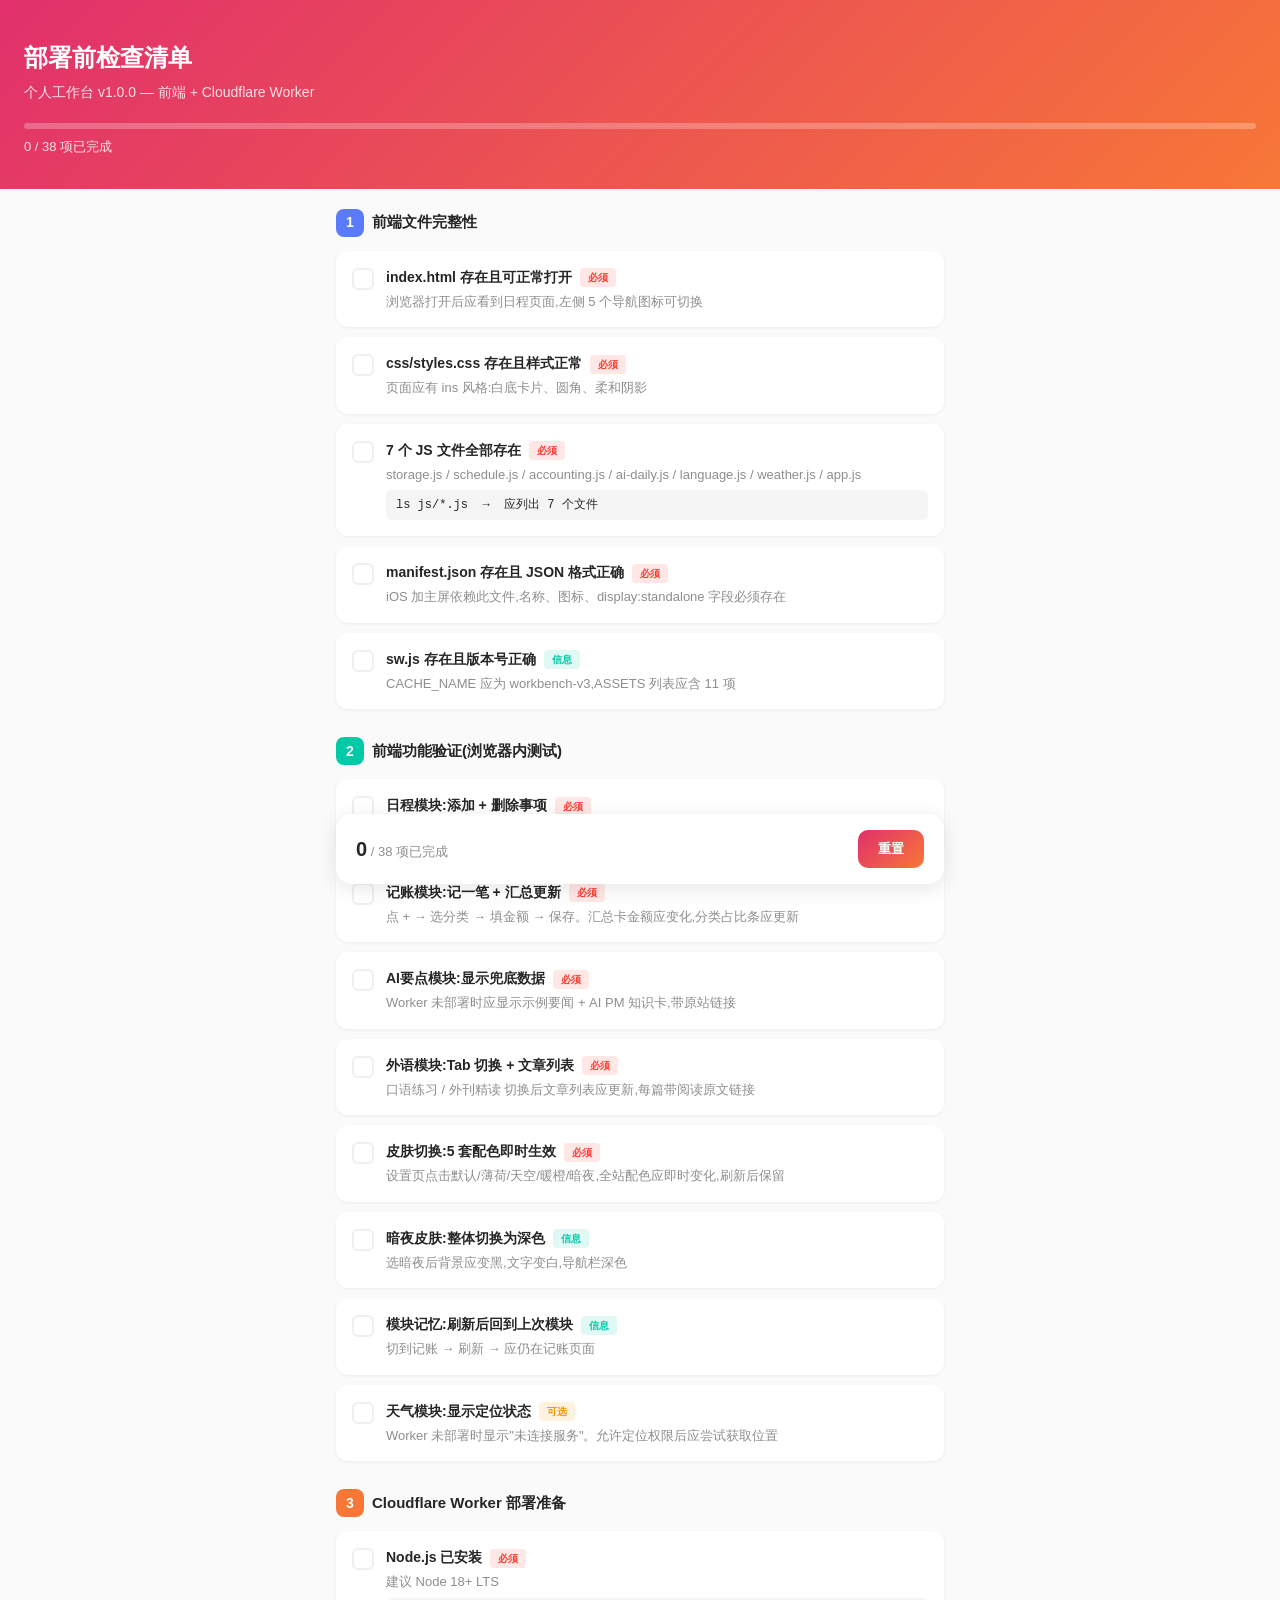
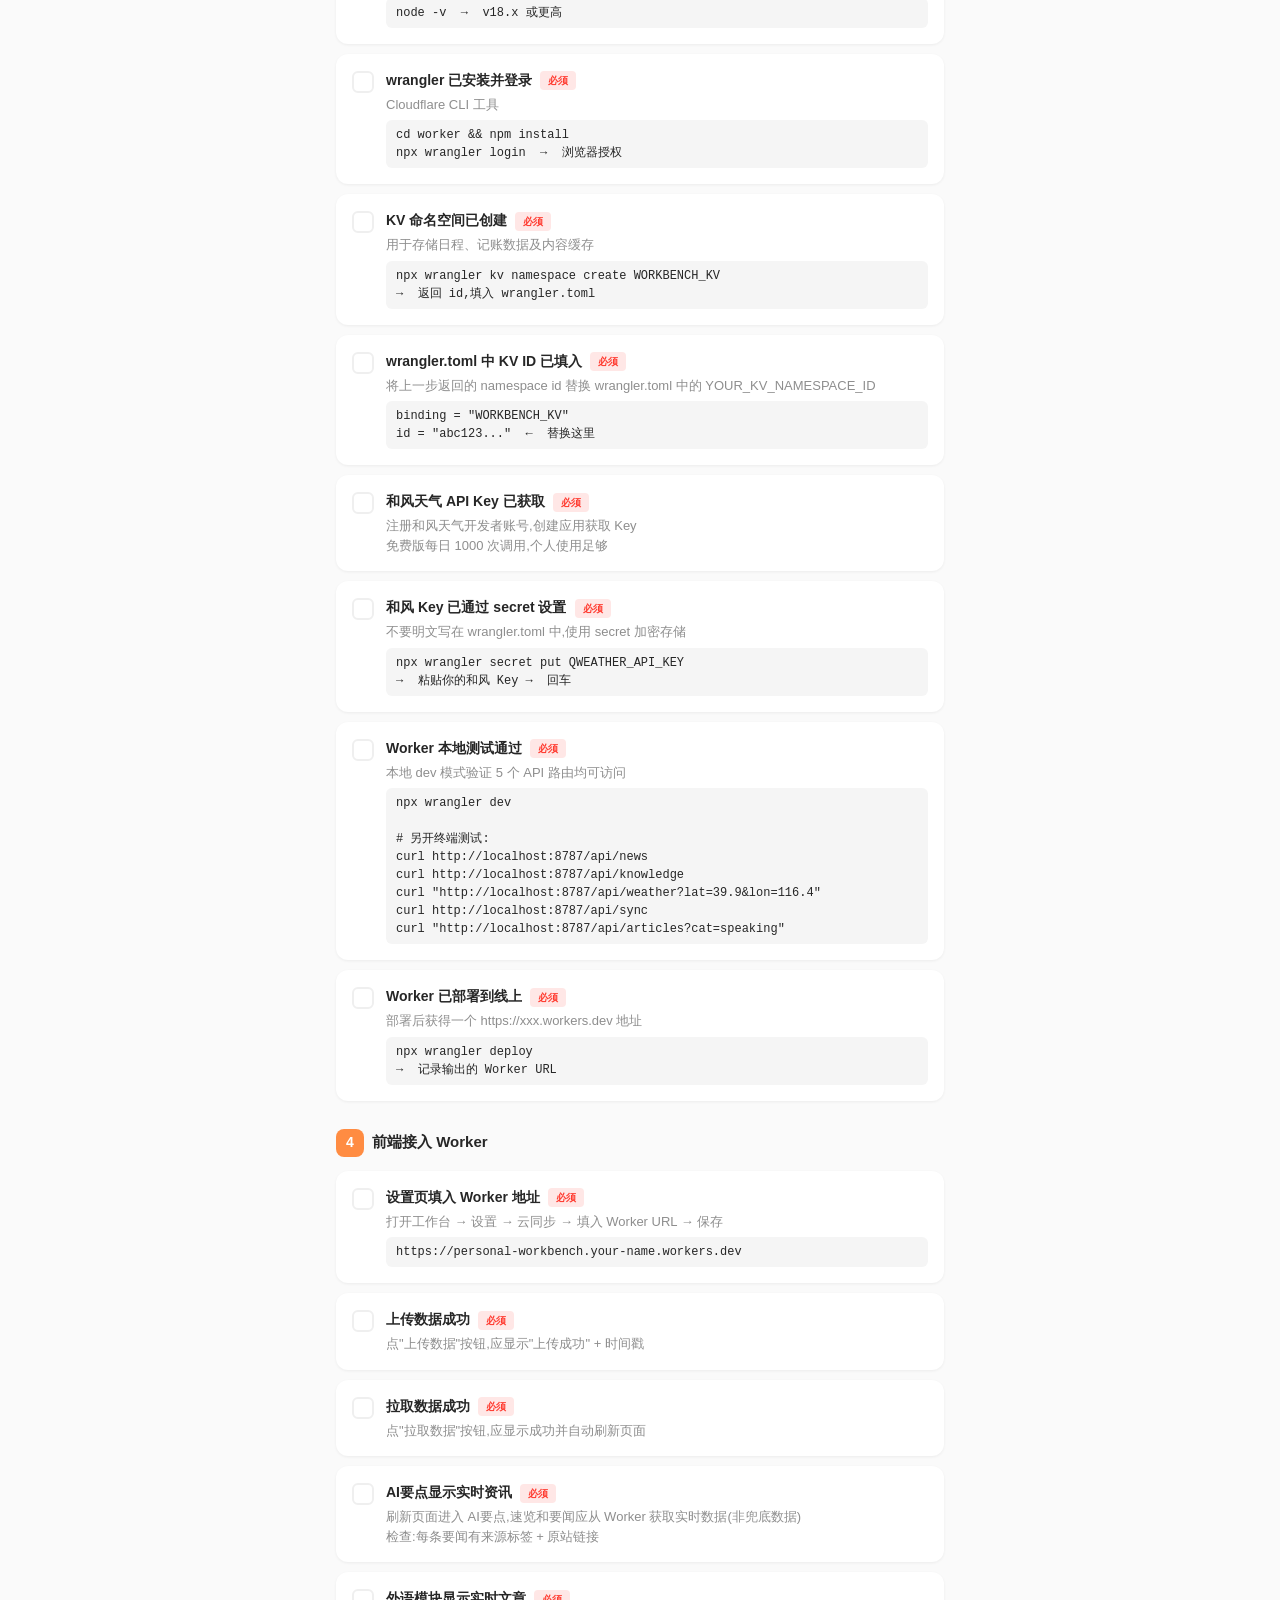
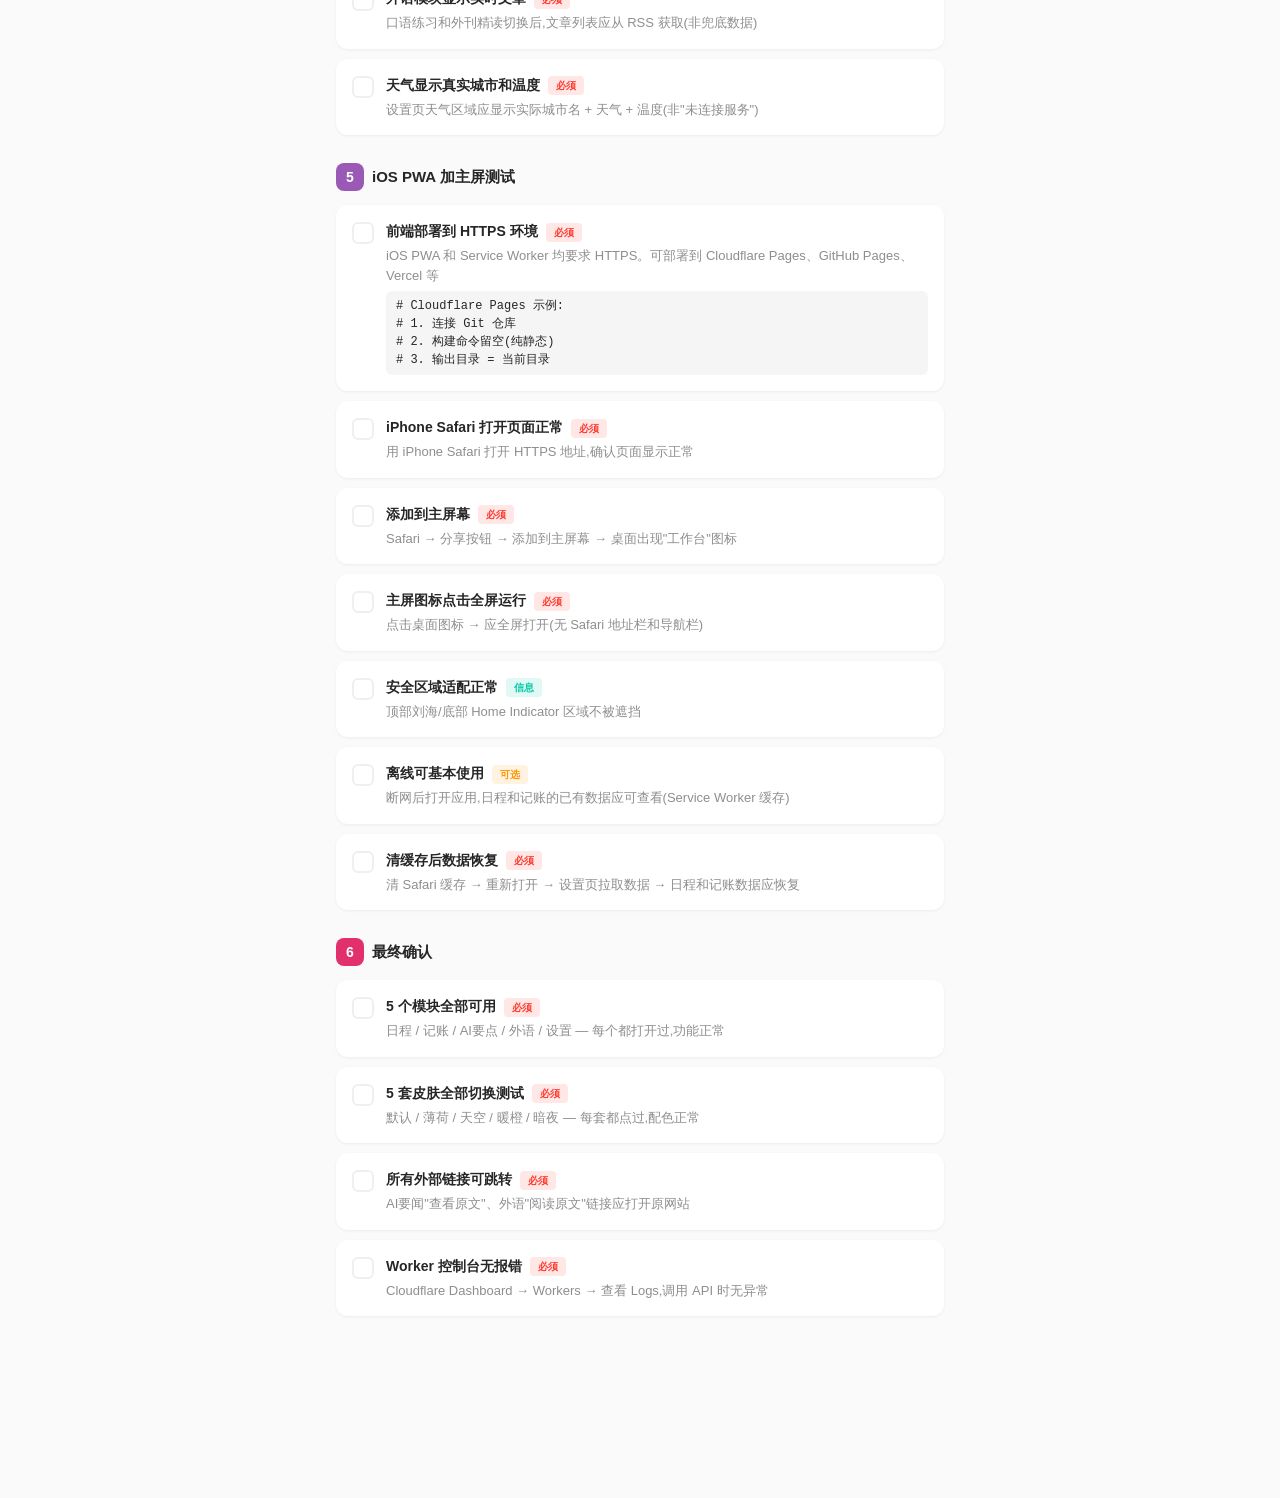
<file: deploy-checklist.html>
<!DOCTYPE html>
<html lang="zh-CN">
<head>
<meta charset="UTF-8">
<meta name="viewport" content="width=device-width, initial-scale=1.0">
<title>部署检查清单 - 个人工作台</title>
<style>
  :root {
    --bg: #FAFAFA;
    --card: #FFFFFF;
    --text: #262626;
    --secondary: #8E8E8E;
    --border: #EFEFEF;
    --accent: #E1306C;
    --accent2: #F77737;
    --green: #00C9A7;
    --red: #FF3B30;
    --orange: #FF9500;
    --shadow: 0 1px 3px rgba(0,0,0,0.06);
    --radius: 12px;
  }
  * { margin:0; padding:0; box-sizing:border-box; }
  body {
    font-family: -apple-system, BlinkMacSystemFont, 'Segoe UI', sans-serif;
    background: var(--bg);
    color: var(--text);
    line-height: 1.5;
    padding: 0;
  }
  .header {
    background: linear-gradient(135deg, #E1306C 0%, #F77737 100%);
    color: #fff;
    padding: 40px 24px 32px;
  }
  .header h1 { font-size: 24px; font-weight: 700; margin-bottom: 6px; }
  .header p { font-size: 14px; opacity: 0.85; }
  .header .progress-bar {
    margin-top: 20px;
    height: 6px;
    background: rgba(255,255,255,0.25);
    border-radius: 3px;
    overflow: hidden;
  }
  .header .progress-bar .fill {
    height: 100%;
    background: #fff;
    border-radius: 3px;
    transition: width 0.3s ease;
  }
  .header .progress-text {
    margin-top: 8px;
    font-size: 13px;
    opacity: 0.85;
  }
  .container { max-width: 640px; margin: 0 auto; padding: 20px 16px 80px; }
  .section { margin-bottom: 28px; }
  .section-title {
    font-size: 15px;
    font-weight: 700;
    margin-bottom: 14px;
    display: flex;
    align-items: center;
    gap: 8px;
  }
  .section-icon {
    width: 28px; height: 28px;
    border-radius: 8px;
    display: flex; align-items: center; justify-content: center;
    font-size: 14px;
    color: #fff;
    flex-shrink: 0;
  }
  .check-item {
    background: var(--card);
    border-radius: var(--radius);
    box-shadow: var(--shadow);
    padding: 16px;
    margin-bottom: 10px;
    display: flex;
    align-items: flex-start;
    gap: 12px;
    cursor: pointer;
    transition: opacity 0.2s ease;
  }
  .check-item:active { opacity: 0.7; }
  .check-box {
    width: 22px; height: 22px;
    border: 2px solid var(--border);
    border-radius: 6px;
    flex-shrink: 0;
    display: flex; align-items: center; justify-content: center;
    transition: all 0.2s ease;
    margin-top: 1px;
  }
  .check-item.done .check-box {
    background: var(--green);
    border-color: var(--green);
  }
  .check-box svg { width: 14px; height: 14px; stroke: #fff; stroke-width: 3; fill: none; display: none; }
  .check-item.done .check-box svg { display: block; }
  .check-content { flex: 1; }
  .check-label {
    font-size: 14px;
    font-weight: 600;
    margin-bottom: 4px;
  }
  .check-item.done .check-label {
    text-decoration: line-through;
    color: var(--secondary);
  }
  .check-desc {
    font-size: 13px;
    color: var(--secondary);
    line-height: 1.5;
  }
  .check-code {
    font-family: 'SF Mono', Monaco, monospace;
    font-size: 12px;
    background: #f5f5f5;
    border-radius: 6px;
    padding: 6px 10px;
    margin-top: 6px;
    display: block;
    overflow-x: auto;
    white-space: pre;
  }
  .badge {
    display: inline-block;
    font-size: 10px;
    font-weight: 700;
    padding: 2px 8px;
    border-radius: 4px;
    margin-left: 8px;
    vertical-align: middle;
  }
  .badge-required { background: rgba(255,59,48,0.12); color: var(--red); }
  .badge-optional { background: rgba(255,149,0,0.12); color: var(--orange); }
  .badge-info { background: rgba(0,201,167,0.12); color: var(--green); }
  .summary {
    position: sticky;
    bottom: 16px;
    background: var(--card);
    border-radius: 16px;
    box-shadow: 0 4px 20px rgba(0,0,0,0.1);
    padding: 16px 20px;
    display: flex;
    align-items: center;
    justify-content: space-between;
    margin-top: 32px;
  }
  .summary-count { font-size: 13px; color: var(--secondary); }
  .summary-count strong { font-size: 20px; color: var(--text); }
  .summary-btn {
    background: linear-gradient(135deg, #E1306C, #F77737);
    color: #fff;
    border: none;
    padding: 10px 20px;
    border-radius: 10px;
    font-size: 13px;
    font-weight: 600;
    cursor: pointer;
  }
  .summary-btn:active { transform: scale(0.97); }
</style>
</head>
<body>

<div class="header">
  <h1>部署前检查清单</h1>
  <p>个人工作台 v1.0.0 — 前端 + Cloudflare Worker</p>
  <div class="progress-bar"><div class="fill" id="progressFill" style="width:0%"></div></div>
  <div class="progress-text" id="progressText">0 / 0 项已完成</div>
</div>

<div class="container">

  <!-- ===== 1. 前端文件完整性 ===== -->
  <div class="section">
    <div class="section-title">
      <span class="section-icon" style="background:#5B7CFA">1</span>
      前端文件完整性
    </div>

    <div class="check-item" onclick="toggle(this)">
      <div class="check-box"><svg viewBox="0 0 24 24"><path d="M5 13l4 4L19 7"/></svg></div>
      <div class="check-content">
        <div class="check-label">index.html 存在且可正常打开<span class="badge badge-required">必须</span></div>
        <div class="check-desc">浏览器打开后应看到日程页面,左侧 5 个导航图标可切换</div>
      </div>
    </div>

    <div class="check-item" onclick="toggle(this)">
      <div class="check-box"><svg viewBox="0 0 24 24"><path d="M5 13l4 4L19 7"/></svg></div>
      <div class="check-content">
        <div class="check-label">css/styles.css 存在且样式正常<span class="badge badge-required">必须</span></div>
        <div class="check-desc">页面应有 ins 风格:白底卡片、圆角、柔和阴影</div>
      </div>
    </div>

    <div class="check-item" onclick="toggle(this)">
      <div class="check-box"><svg viewBox="0 0 24 24"><path d="M5 13l4 4L19 7"/></svg></div>
      <div class="check-content">
        <div class="check-label">7 个 JS 文件全部存在<span class="badge badge-required">必须</span></div>
        <div class="check-desc">storage.js / schedule.js / accounting.js / ai-daily.js / language.js / weather.js / app.js</div>
        <code class="check-code">ls js/*.js  →  应列出 7 个文件</code>
      </div>
    </div>

    <div class="check-item" onclick="toggle(this)">
      <div class="check-box"><svg viewBox="0 0 24 24"><path d="M5 13l4 4L19 7"/></svg></div>
      <div class="check-content">
        <div class="check-label">manifest.json 存在且 JSON 格式正确<span class="badge badge-required">必须</span></div>
        <div class="check-desc">iOS 加主屏依赖此文件,名称、图标、display:standalone 字段必须存在</div>
      </div>
    </div>

    <div class="check-item" onclick="toggle(this)">
      <div class="check-box"><svg viewBox="0 0 24 24"><path d="M5 13l4 4L19 7"/></svg></div>
      <div class="check-content">
        <div class="check-label">sw.js 存在且版本号正确<span class="badge badge-info">信息</span></div>
        <div class="check-desc">CACHE_NAME 应为 workbench-v3,ASSETS 列表应含 11 项</div>
      </div>
    </div>
  </div>

  <!-- ===== 2. 前端功能验证 ===== -->
  <div class="section">
    <div class="section-title">
      <span class="section-icon" style="background:#00C9A7">2</span>
      前端功能验证(浏览器内测试)
    </div>

    <div class="check-item" onclick="toggle(this)">
      <div class="check-box"><svg viewBox="0 0 24 24"><path d="M5 13l4 4L19 7"/></svg></div>
      <div class="check-content">
        <div class="check-label">日程模块:添加 + 删除事项<span class="badge badge-required">必须</span></div>
        <div class="check-desc">点右下角 + → 填写表单 → 提交 → 列表出现新事项;× 可删除。刷新后数据保留</div>
      </div>
    </div>

    <div class="check-item" onclick="toggle(this)">
      <div class="check-box"><svg viewBox="0 0 24 24"><path d="M5 13l4 4L19 7"/></svg></div>
      <div class="check-content">
        <div class="check-label">记账模块:记一笔 + 汇总更新<span class="badge badge-required">必须</span></div>
        <div class="check-desc">点 + → 选分类 → 填金额 → 保存。汇总卡金额应变化,分类占比条应更新</div>
      </div>
    </div>

    <div class="check-item" onclick="toggle(this)">
      <div class="check-box"><svg viewBox="0 0 24 24"><path d="M5 13l4 4L19 7"/></svg></div>
      <div class="check-content">
        <div class="check-label">AI要点模块:显示兜底数据<span class="badge badge-required">必须</span></div>
        <div class="check-desc">Worker 未部署时应显示示例要闻 + AI PM 知识卡,带原站链接</div>
      </div>
    </div>

    <div class="check-item" onclick="toggle(this)">
      <div class="check-box"><svg viewBox="0 0 24 24"><path d="M5 13l4 4L19 7"/></svg></div>
      <div class="check-content">
        <div class="check-label">外语模块:Tab 切换 + 文章列表<span class="badge badge-required">必须</span></div>
        <div class="check-desc">口语练习 / 外刊精读 切换后文章列表应更新,每篇带阅读原文链接</div>
      </div>
    </div>

    <div class="check-item" onclick="toggle(this)">
      <div class="check-box"><svg viewBox="0 0 24 24"><path d="M5 13l4 4L19 7"/></svg></div>
      <div class="check-content">
        <div class="check-label">皮肤切换:5 套配色即时生效<span class="badge badge-required">必须</span></div>
        <div class="check-desc">设置页点击默认/薄荷/天空/暖橙/暗夜,全站配色应即时变化,刷新后保留</div>
      </div>
    </div>

    <div class="check-item" onclick="toggle(this)">
      <div class="check-box"><svg viewBox="0 0 24 24"><path d="M5 13l4 4L19 7"/></svg></div>
      <div class="check-content">
        <div class="check-label">暗夜皮肤:整体切换为深色<span class="badge badge-info">信息</span></div>
        <div class="check-desc">选暗夜后背景应变黑,文字变白,导航栏深色</div>
      </div>
    </div>

    <div class="check-item" onclick="toggle(this)">
      <div class="check-box"><svg viewBox="0 0 24 24"><path d="M5 13l4 4L19 7"/></svg></div>
      <div class="check-content">
        <div class="check-label">模块记忆:刷新后回到上次模块<span class="badge badge-info">信息</span></div>
        <div class="check-desc">切到记账 → 刷新 → 应仍在记账页面</div>
      </div>
    </div>

    <div class="check-item" onclick="toggle(this)">
      <div class="check-box"><svg viewBox="0 0 24 24"><path d="M5 13l4 4L19 7"/></svg></div>
      <div class="check-content">
        <div class="check-label">天气模块:显示定位状态<span class="badge badge-optional">可选</span></div>
        <div class="check-desc">Worker 未部署时显示"未连接服务"。允许定位权限后应尝试获取位置</div>
      </div>
    </div>
  </div>

  <!-- ===== 3. Worker 部署准备 ===== -->
  <div class="section">
    <div class="section-title">
      <span class="section-icon" style="background:#F77737">3</span>
      Cloudflare Worker 部署准备
    </div>

    <div class="check-item" onclick="toggle(this)">
      <div class="check-box"><svg viewBox="0 0 24 24"><path d="M5 13l4 4L19 7"/></svg></div>
      <div class="check-content">
        <div class="check-label">Node.js 已安装<span class="badge badge-required">必须</span></div>
        <div class="check-desc">建议 Node 18+ LTS</div>
        <code class="check-code">node -v  →  v18.x 或更高</code>
      </div>
    </div>

    <div class="check-item" onclick="toggle(this)">
      <div class="check-box"><svg viewBox="0 0 24 24"><path d="M5 13l4 4L19 7"/></svg></div>
      <div class="check-content">
        <div class="check-label">wrangler 已安装并登录<span class="badge badge-required">必须</span></div>
        <div class="check-desc">Cloudflare CLI 工具</div>
        <code class="check-code">cd worker && npm install
npx wrangler login  →  浏览器授权</code>
      </div>
    </div>

    <div class="check-item" onclick="toggle(this)">
      <div class="check-box"><svg viewBox="0 0 24 24"><path d="M5 13l4 4L19 7"/></svg></div>
      <div class="check-content">
        <div class="check-label">KV 命名空间已创建<span class="badge badge-required">必须</span></div>
        <div class="check-desc">用于存储日程、记账数据及内容缓存</div>
        <code class="check-code">npx wrangler kv namespace create WORKBENCH_KV
→  返回 id,填入 wrangler.toml</code>
      </div>
    </div>

    <div class="check-item" onclick="toggle(this)">
      <div class="check-box"><svg viewBox="0 0 24 24"><path d="M5 13l4 4L19 7"/></svg></div>
      <div class="check-content">
        <div class="check-label">wrangler.toml 中 KV ID 已填入<span class="badge badge-required">必须</span></div>
        <div class="check-desc">将上一步返回的 namespace id 替换 wrangler.toml 中的 YOUR_KV_NAMESPACE_ID</div>
        <code class="check-code">binding = "WORKBENCH_KV"
id = "abc123..."  ←  替换这里</code>
      </div>
    </div>

    <div class="check-item" onclick="toggle(this)">
      <div class="check-box"><svg viewBox="0 0 24 24"><path d="M5 13l4 4L19 7"/></svg></div>
      <div class="check-content">
        <div class="check-label">和风天气 API Key 已获取<span class="badge badge-required">必须</span></div>
        <div class="check-desc">注册和风天气开发者账号,创建应用获取 Key</div>
        <div class="check-desc">免费版每日 1000 次调用,个人使用足够</div>
      </div>
    </div>

    <div class="check-item" onclick="toggle(this)">
      <div class="check-box"><svg viewBox="0 0 24 24"><path d="M5 13l4 4L19 7"/></svg></div>
      <div class="check-content">
        <div class="check-label">和风 Key 已通过 secret 设置<span class="badge badge-required">必须</span></div>
        <div class="check-desc">不要明文写在 wrangler.toml 中,使用 secret 加密存储</div>
        <code class="check-code">npx wrangler secret put QWEATHER_API_KEY
→  粘贴你的和风 Key →  回车</code>
      </div>
    </div>

    <div class="check-item" onclick="toggle(this)">
      <div class="check-box"><svg viewBox="0 0 24 24"><path d="M5 13l4 4L19 7"/></svg></div>
      <div class="check-content">
        <div class="check-label">Worker 本地测试通过<span class="badge badge-required">必须</span></div>
        <div class="check-desc">本地 dev 模式验证 5 个 API 路由均可访问</div>
        <code class="check-code">npx wrangler dev

# 另开终端测试:
curl http://localhost:8787/api/news
curl http://localhost:8787/api/knowledge
curl "http://localhost:8787/api/weather?lat=39.9&lon=116.4"
curl http://localhost:8787/api/sync
curl "http://localhost:8787/api/articles?cat=speaking"</code>
      </div>
    </div>

    <div class="check-item" onclick="toggle(this)">
      <div class="check-box"><svg viewBox="0 0 24 24"><path d="M5 13l4 4L19 7"/></svg></div>
      <div class="check-content">
        <div class="check-label">Worker 已部署到线上<span class="badge badge-required">必须</span></div>
        <div class="check-desc">部署后获得一个 https://xxx.workers.dev 地址</div>
        <code class="check-code">npx wrangler deploy
→  记录输出的 Worker URL</code>
      </div>
    </div>
  </div>

  <!-- ===== 4. 前端接入 Worker ===== -->
  <div class="section">
    <div class="section-title">
      <span class="section-icon" style="background:#FF8C42">4</span>
      前端接入 Worker
    </div>

    <div class="check-item" onclick="toggle(this)">
      <div class="check-box"><svg viewBox="0 0 24 24"><path d="M5 13l4 4L19 7"/></svg></div>
      <div class="check-content">
        <div class="check-label">设置页填入 Worker 地址<span class="badge badge-required">必须</span></div>
        <div class="check-desc">打开工作台 → 设置 → 云同步 → 填入 Worker URL → 保存</div>
        <code class="check-code">https://personal-workbench.your-name.workers.dev</code>
      </div>
    </div>

    <div class="check-item" onclick="toggle(this)">
      <div class="check-box"><svg viewBox="0 0 24 24"><path d="M5 13l4 4L19 7"/></svg></div>
      <div class="check-content">
        <div class="check-label">上传数据成功<span class="badge badge-required">必须</span></div>
        <div class="check-desc">点"上传数据"按钮,应显示"上传成功" + 时间戳</div>
      </div>
    </div>

    <div class="check-item" onclick="toggle(this)">
      <div class="check-box"><svg viewBox="0 0 24 24"><path d="M5 13l4 4L19 7"/></svg></div>
      <div class="check-content">
        <div class="check-label">拉取数据成功<span class="badge badge-required">必须</span></div>
        <div class="check-desc">点"拉取数据"按钮,应显示成功并自动刷新页面</div>
      </div>
    </div>

    <div class="check-item" onclick="toggle(this)">
      <div class="check-box"><svg viewBox="0 0 24 24"><path d="M5 13l4 4L19 7"/></svg></div>
      <div class="check-content">
        <div class="check-label">AI要点显示实时资讯<span class="badge badge-required">必须</span></div>
        <div class="check-desc">刷新页面进入 AI要点,速览和要闻应从 Worker 获取实时数据(非兜底数据)</div>
        <div class="check-desc">检查:每条要闻有来源标签 + 原站链接</div>
      </div>
    </div>

    <div class="check-item" onclick="toggle(this)">
      <div class="check-box"><svg viewBox="0 0 24 24"><path d="M5 13l4 4L19 7"/></svg></div>
      <div class="check-content">
        <div class="check-label">外语模块显示实时文章<span class="badge badge-required">必须</span></div>
        <div class="check-desc">口语练习和外刊精读切换后,文章列表应从 RSS 获取(非兜底数据)</div>
      </div>
    </div>

    <div class="check-item" onclick="toggle(this)">
      <div class="check-box"><svg viewBox="0 0 24 24"><path d="M5 13l4 4L19 7"/></svg></div>
      <div class="check-content">
        <div class="check-label">天气显示真实城市和温度<span class="badge badge-required">必须</span></div>
        <div class="check-desc">设置页天气区域应显示实际城市名 + 天气 + 温度(非"未连接服务")</div>
      </div>
    </div>
  </div>

  <!-- ===== 5. iOS PWA 部署 ===== -->
  <div class="section">
    <div class="section-title">
      <span class="section-icon" style="background:#9B59B6">5</span>
      iOS PWA 加主屏测试
    </div>

    <div class="check-item" onclick="toggle(this)">
      <div class="check-box"><svg viewBox="0 0 24 24"><path d="M5 13l4 4L19 7"/></svg></div>
      <div class="check-content">
        <div class="check-label">前端部署到 HTTPS 环境<span class="badge badge-required">必须</span></div>
        <div class="check-desc">iOS PWA 和 Service Worker 均要求 HTTPS。可部署到 Cloudflare Pages、GitHub Pages、Vercel 等</div>
        <code class="check-code"># Cloudflare Pages 示例:
# 1. 连接 Git 仓库
# 2. 构建命令留空(纯静态)
# 3. 输出目录 = 当前目录</code>
      </div>
    </div>

    <div class="check-item" onclick="toggle(this)">
      <div class="check-box"><svg viewBox="0 0 24 24"><path d="M5 13l4 4L19 7"/></svg></div>
      <div class="check-content">
        <div class="check-label">iPhone Safari 打开页面正常<span class="badge badge-required">必须</span></div>
        <div class="check-desc">用 iPhone Safari 打开 HTTPS 地址,确认页面显示正常</div>
      </div>
    </div>

    <div class="check-item" onclick="toggle(this)">
      <div class="check-box"><svg viewBox="0 0 24 24"><path d="M5 13l4 4L19 7"/></svg></div>
      <div class="check-content">
        <div class="check-label">添加到主屏幕<span class="badge badge-required">必须</span></div>
        <div class="check-desc">Safari → 分享按钮 → 添加到主屏幕 → 桌面出现"工作台"图标</div>
      </div>
    </div>

    <div class="check-item" onclick="toggle(this)">
      <div class="check-box"><svg viewBox="0 0 24 24"><path d="M5 13l4 4L19 7"/></svg></div>
      <div class="check-content">
        <div class="check-label">主屏图标点击全屏运行<span class="badge badge-required">必须</span></div>
        <div class="check-desc">点击桌面图标 → 应全屏打开(无 Safari 地址栏和导航栏)</div>
      </div>
    </div>

    <div class="check-item" onclick="toggle(this)">
      <div class="check-box"><svg viewBox="0 0 24 24"><path d="M5 13l4 4L19 7"/></svg></div>
      <div class="check-content">
        <div class="check-label">安全区域适配正常<span class="badge badge-info">信息</span></div>
        <div class="check-desc">顶部刘海/底部 Home Indicator 区域不被遮挡</div>
      </div>
    </div>

    <div class="check-item" onclick="toggle(this)">
      <div class="check-box"><svg viewBox="0 0 24 24"><path d="M5 13l4 4L19 7"/></svg></div>
      <div class="check-content">
        <div class="check-label">离线可基本使用<span class="badge badge-optional">可选</span></div>
        <div class="check-desc">断网后打开应用,日程和记账的已有数据应可查看(Service Worker 缓存)</div>
      </div>
    </div>

    <div class="check-item" onclick="toggle(this)">
      <div class="check-box"><svg viewBox="0 0 24 24"><path d="M5 13l4 4L19 7"/></svg></div>
      <div class="check-content">
        <div class="check-label">清缓存后数据恢复<span class="badge badge-required">必须</span></div>
        <div class="check-desc">清 Safari 缓存 → 重新打开 → 设置页拉取数据 → 日程和记账数据应恢复</div>
      </div>
    </div>
  </div>

  <!-- ===== 6. 最终确认 ===== -->
  <div class="section">
    <div class="section-title">
      <span class="section-icon" style="background:#E1306C">6</span>
      最终确认
    </div>

    <div class="check-item" onclick="toggle(this)">
      <div class="check-box"><svg viewBox="0 0 24 24"><path d="M5 13l4 4L19 7"/></svg></div>
      <div class="check-content">
        <div class="check-label">5 个模块全部可用<span class="badge badge-required">必须</span></div>
        <div class="check-desc">日程 / 记账 / AI要点 / 外语 / 设置 — 每个都打开过,功能正常</div>
      </div>
    </div>

    <div class="check-item" onclick="toggle(this)">
      <div class="check-box"><svg viewBox="0 0 24 24"><path d="M5 13l4 4L19 7"/></svg></div>
      <div class="check-content">
        <div class="check-label">5 套皮肤全部切换测试<span class="badge badge-required">必须</span></div>
        <div class="check-desc">默认 / 薄荷 / 天空 / 暖橙 / 暗夜 — 每套都点过,配色正常</div>
      </div>
    </div>

    <div class="check-item" onclick="toggle(this)">
      <div class="check-box"><svg viewBox="0 0 24 24"><path d="M5 13l4 4L19 7"/></svg></div>
      <div class="check-content">
        <div class="check-label">所有外部链接可跳转<span class="badge badge-required">必须</span></div>
        <div class="check-desc">AI要闻"查看原文"、外语"阅读原文"链接应打开原网站</div>
      </div>
    </div>

    <div class="check-item" onclick="toggle(this)">
      <div class="check-box"><svg viewBox="0 0 24 24"><path d="M5 13l4 4L19 7"/></svg></div>
      <div class="check-content">
        <div class="check-label">Worker 控制台无报错<span class="badge badge-required">必须</span></div>
        <div class="check-desc">Cloudflare Dashboard → Workers → 查看 Logs,调用 API 时无异常</div>
      </div>
    </div>
  </div>

  <!-- ===== Summary ===== -->
  <div class="summary" id="summary">
    <div class="summary-count">
      <strong id="doneCount">0</strong> / <span id="totalCount">0</span> 项已完成
    </div>
    <button class="summary-btn" onclick="resetAll()">重置</button>
  </div>

</div>

<script>
  function toggle(el) {
    el.classList.toggle('done');
    updateProgress();
  }

  function updateProgress() {
    const items = document.querySelectorAll('.check-item');
    const done = document.querySelectorAll('.check-item.done');
    const total = items.length;
    const count = done.length;
    const pct = total > 0 ? (count / total * 100) : 0;

    document.getElementById('progressFill').style.width = pct + '%';
    document.getElementById('progressText').textContent = count + ' / ' + total + ' 项已完成';
    document.getElementById('doneCount').textContent = count;
    document.getElementById('totalCount').textContent = total;

    if (count === total && total > 0) {
      document.getElementById('progressText').textContent = '全部完成!可以部署了';
    }
  }

  function resetAll() {
    document.querySelectorAll('.check-item').forEach((el) => el.classList.remove('done'));
    updateProgress();
  }

  updateProgress();
</script>

</body>
</html>
</file>
